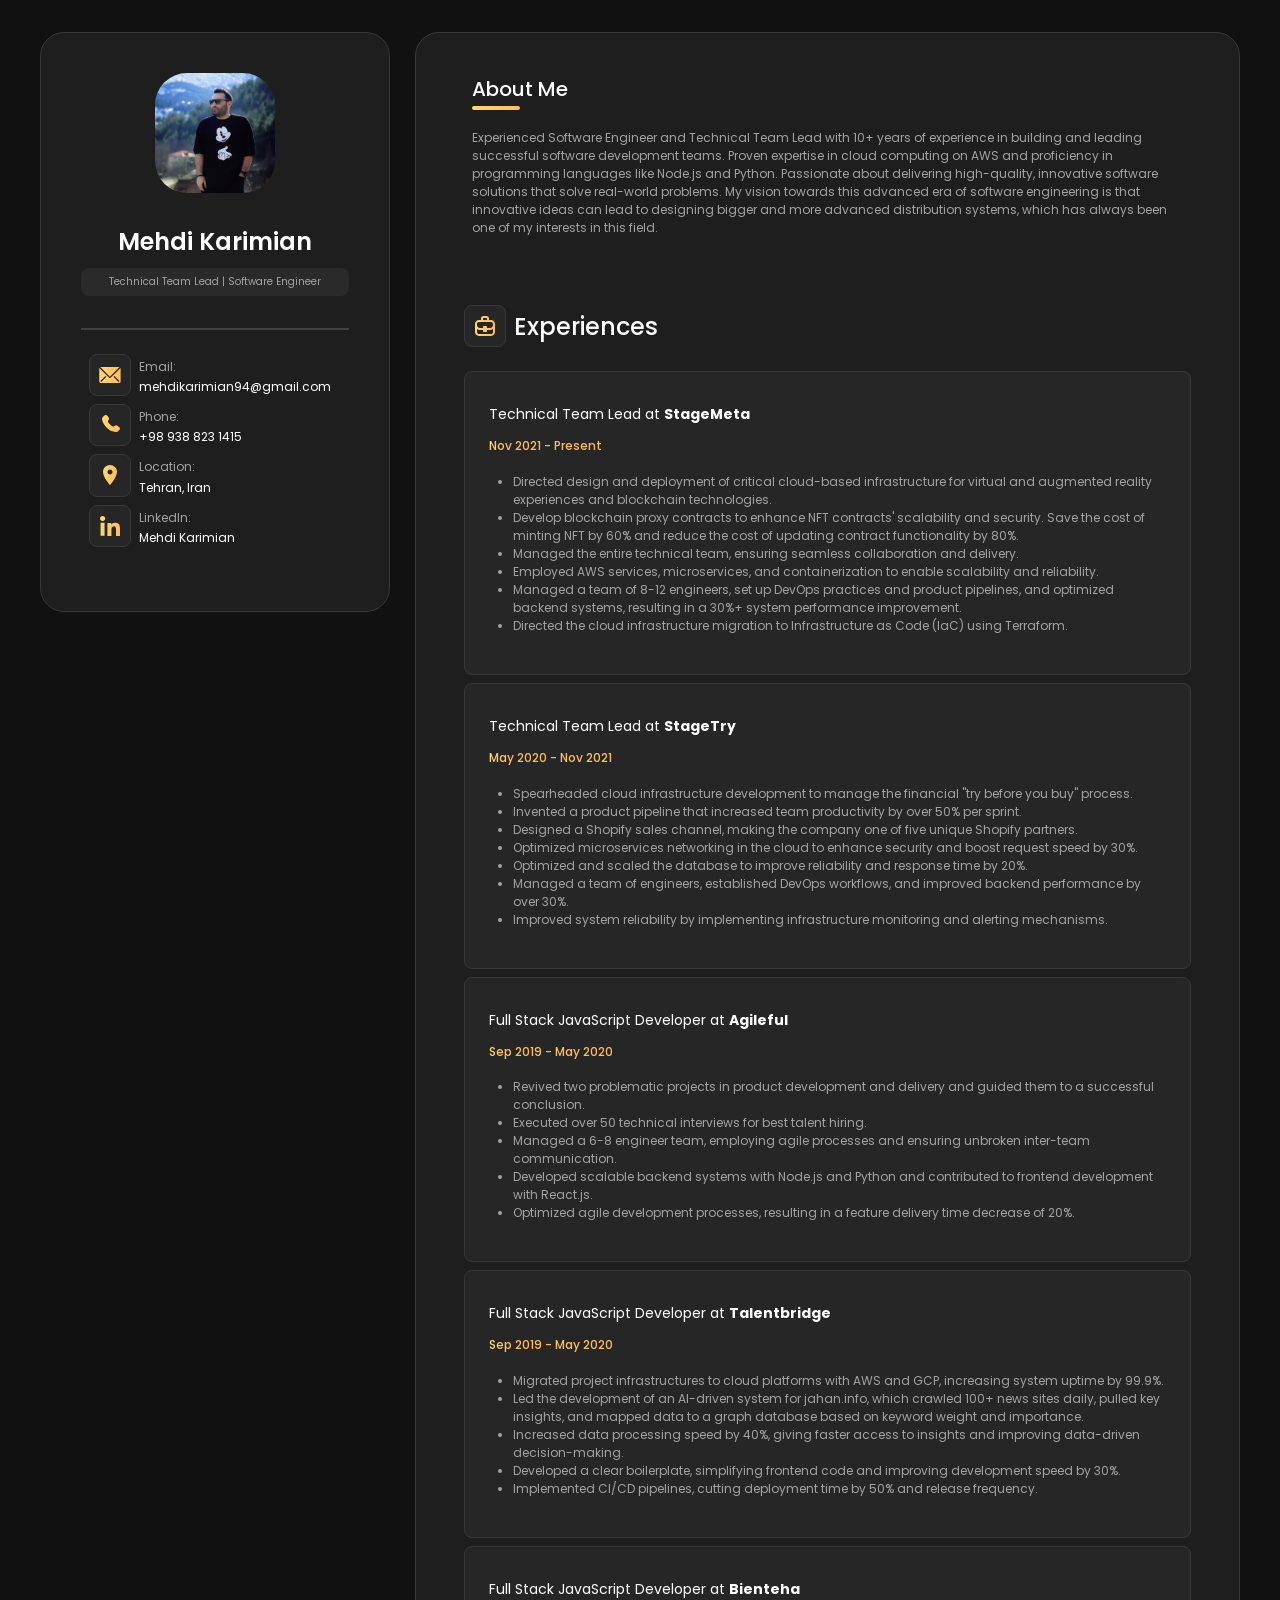
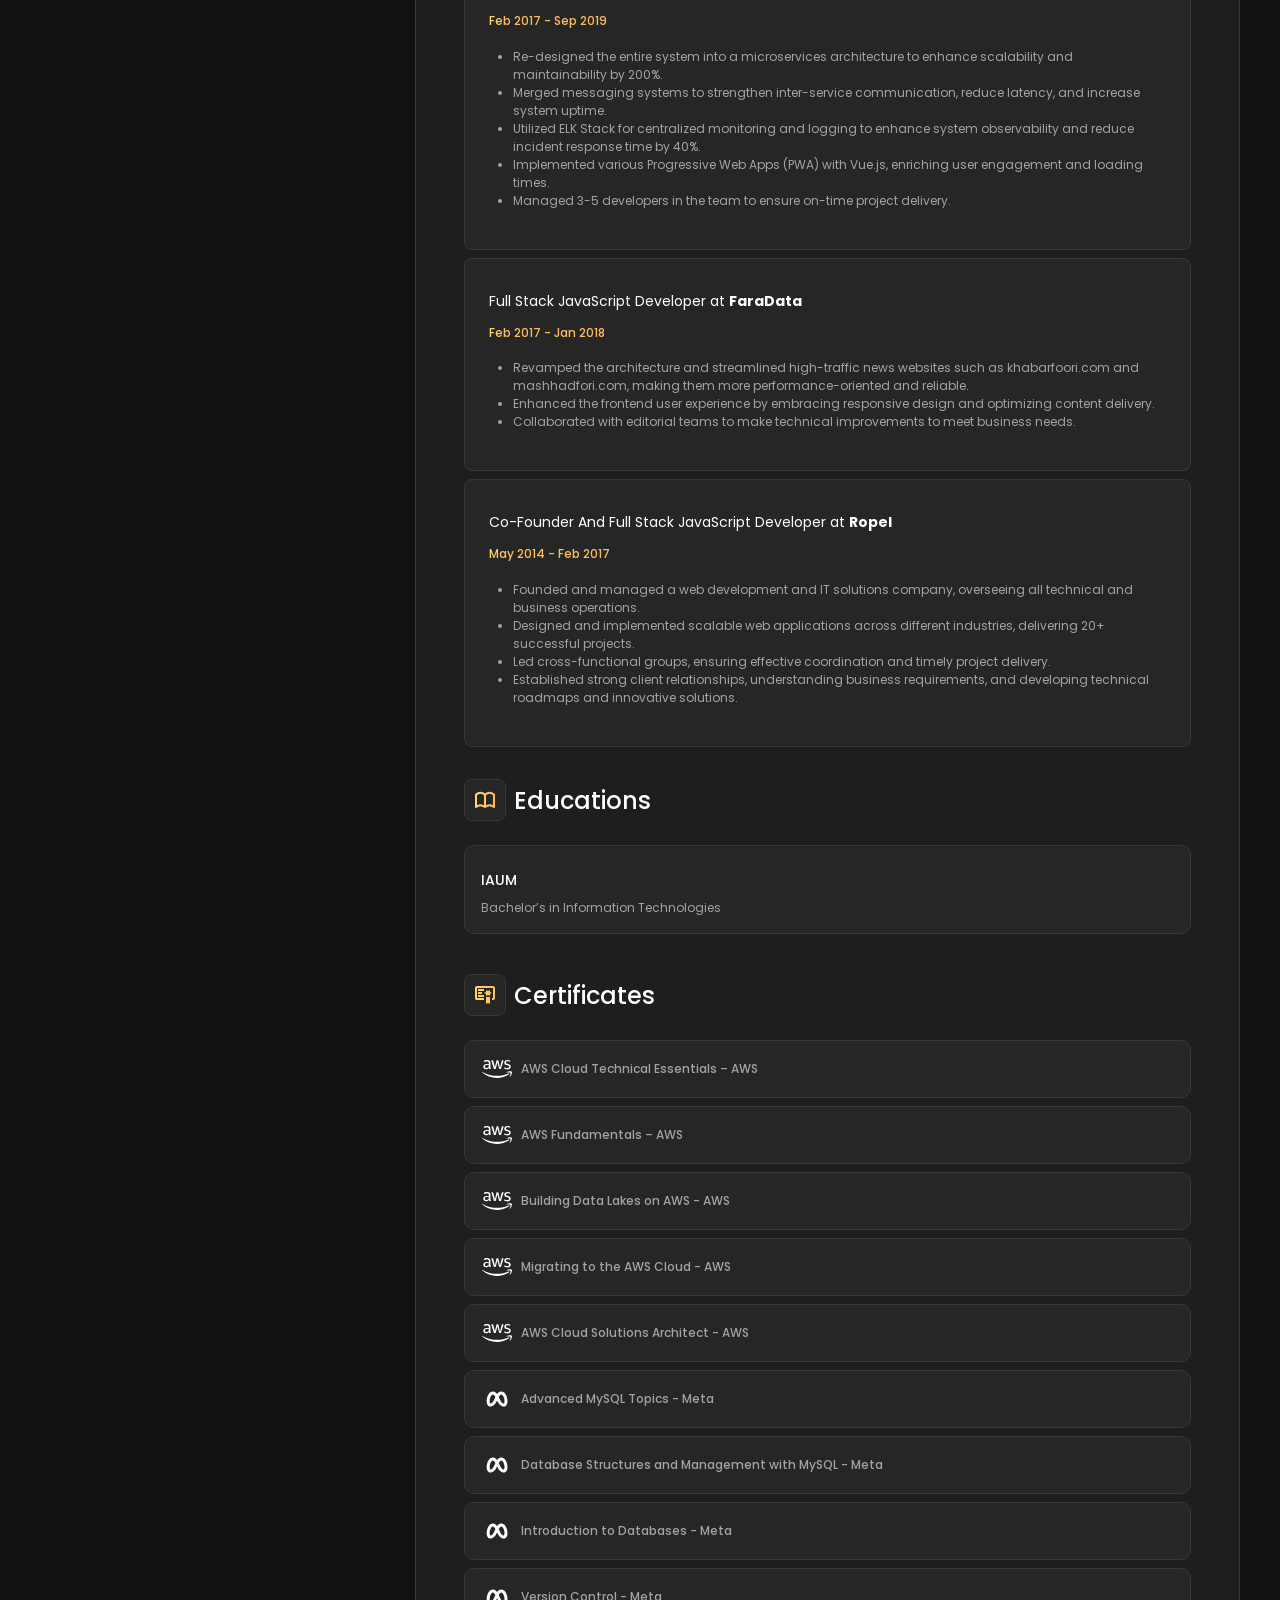
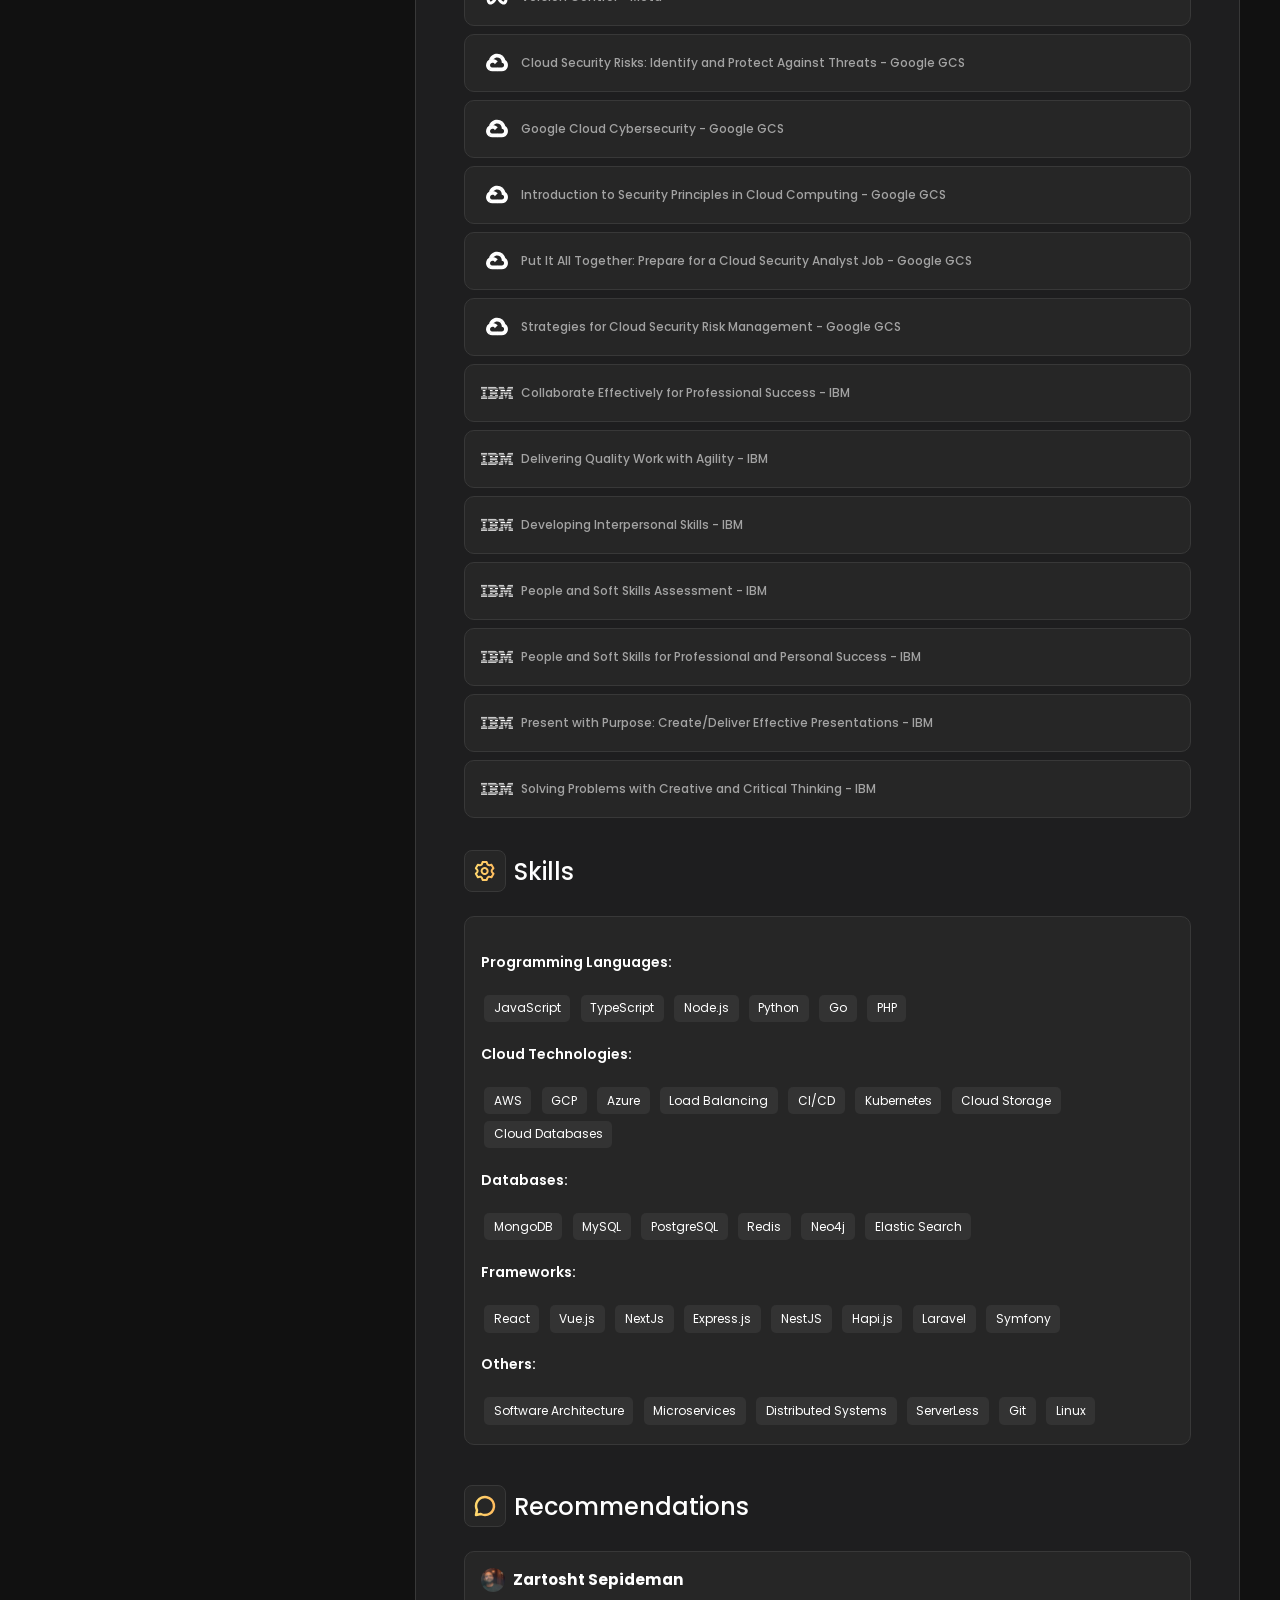
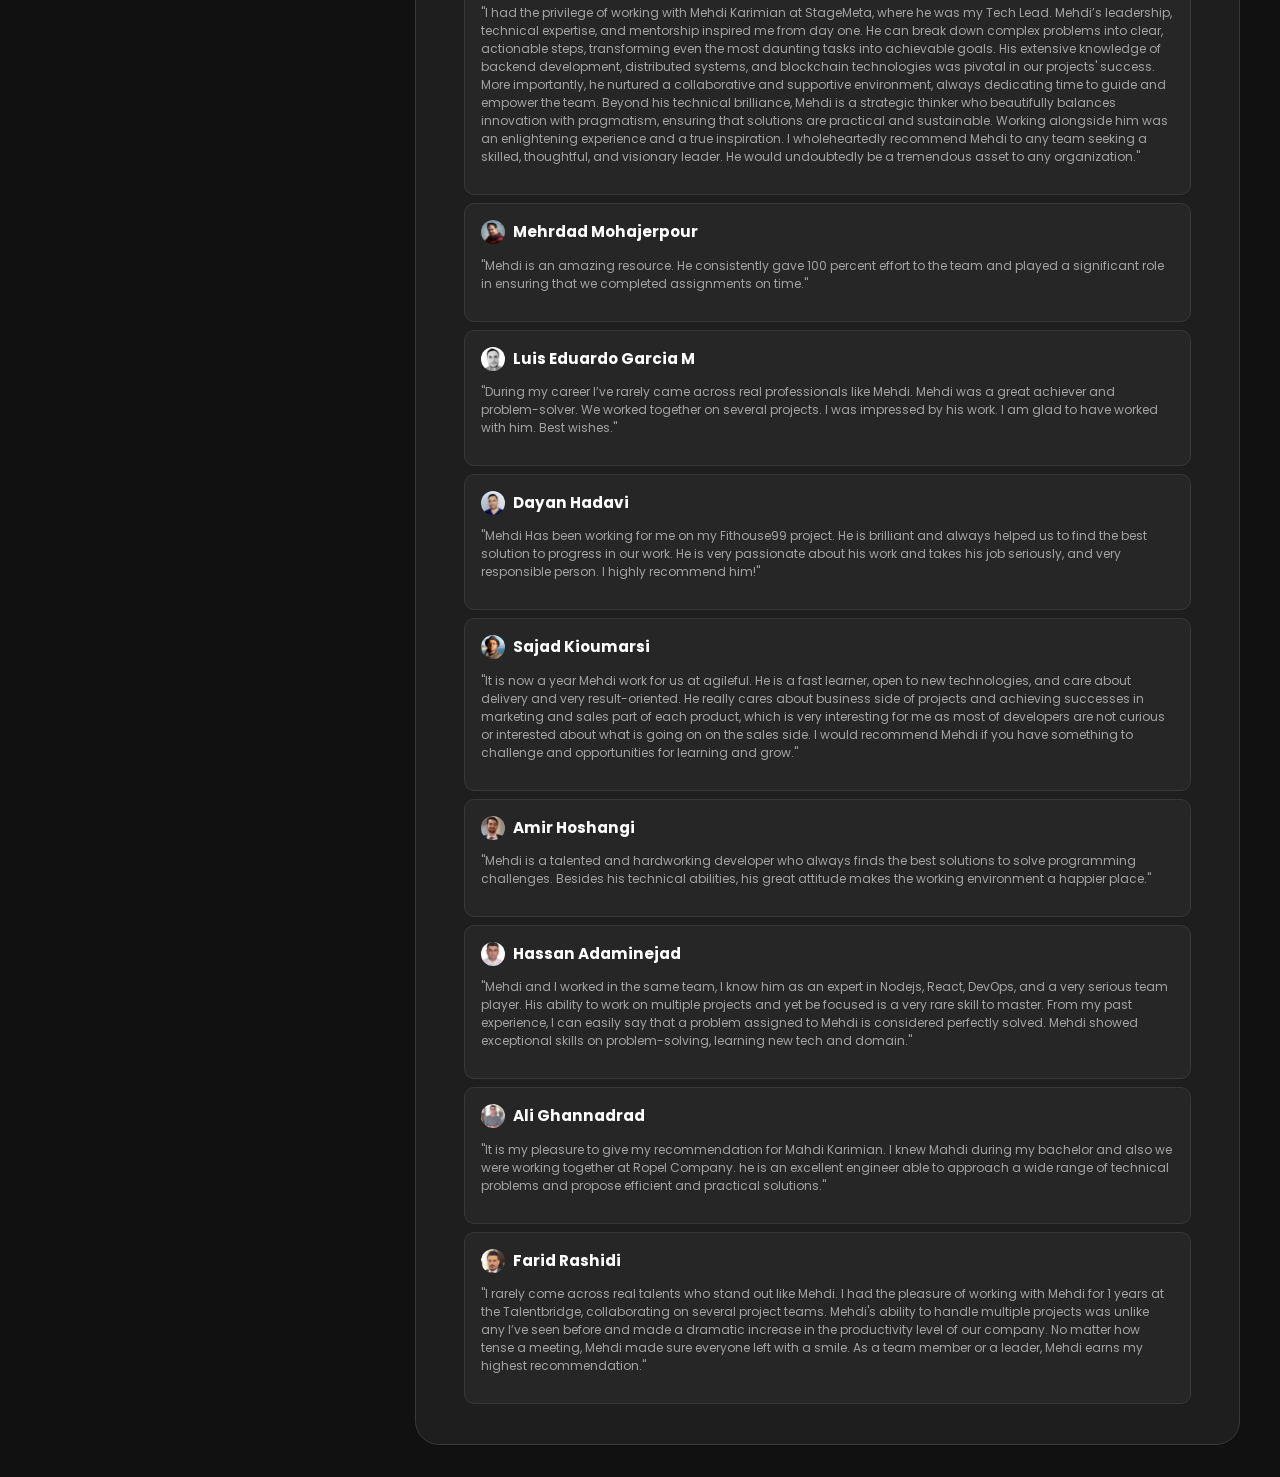
<file: index.html>
<!DOCTYPE html>
<html lang="en">
  <head>
    <meta charset="UTF-8" />
    <meta name="viewport" content="width=device-width" />
    <meta name="title" content="Mehdi Karimian" />
    <meta
      name="description"
      content="Mehdi Karimian | Technical Team Lead | Software Engineer | Experienced Software Engineer and Technical Team Lead with 10+ years
    of experience in building and leading successful software
    development teams"
    />
    <meta
      name="keywords"
      content="Mehdi Karimian, Technical Team Lead, Software Engineer"
    />
    <meta name="author" content="Mehdi Karimian" />
    <title>Mehdi Karimian – Portfolio</title>
    <link rel="stylesheet" href="styles.css" />
  </head>
  <body>
    <div class="container">
      <aside class="sidebar">
        <div class="fixed">
          <img
            src="images/profile.jpg"
            alt="Mehdi Karimian"
            class="profile-pic"
          />
          <h1>Mehdi Karimian</h1>
          <h2>Technical Team Lead | Software Engineer</h2>
          <section class="contact">
            <div class="contact-card">
              <div class="img-wrapper">
                <img src="images/email.svg" alt="email" />
              </div>
              <div class="contact-wrapper">
                <span>Email:</span>
                <p>
                  <a href="mailto:mehdikarimian94@gmail.com"
                    >mehdikarimian94@gmail.com</a
                  >
                </p>
              </div>
            </div>
            <div class="contact-card">
              <div class="img-wrapper">
                <img src="images/phone.svg" alt="phone" />
              </div>
              <div class="contact-wrapper">
                <span>Phone:</span>
                <p><a href="tel:+989388231415">+98 938 823 1415 </a></p>
              </div>
            </div>
            <div class="contact-card">
              <div class="img-wrapper">
                <img src="images/location.svg" alt="location" />
              </div>
              <div class="contact-wrapper">
                <span>Location:</span>
                <p>Tehran, Iran</p>
              </div>
            </div>
            <div class="contact-card">
              <div class="img-wrapper">
                <img src="images/linkdin.svg" alt="linkdin" />
              </div>
              <div class="contact-wrapper">
                <span>LinkedIn:</span>
                <p>
                  <a
                    href="https://www.linkedin.com/in/mehdi-karimian-1b0b4a1a8/"
                  >
                    Mehdi Karimian
                  </a>
                </p>
              </div>
            </div>
          </section>
        </div>
      </aside>

      <main>
        <section class="summary">
          <h3>About Me</h3>
          <img src="images/Rectangle 2.svg" class="line" />
          <p>
            Experienced Software Engineer and Technical Team Lead with 10+ years
            of experience in building and leading successful software
            development teams. Proven expertise in cloud computing on AWS and
            proficiency in programming languages like Node.js and Python.
            Passionate about delivering high-quality, innovative software
            solutions that solve real-world problems. My vision towards this
            advanced era of software engineering is that innovative ideas can
            lead to designing bigger and more advanced distribution systems,
            which has always been one of my interests in this field.
          </p>
        </section>
        <section class="experiences">
          <h3>
            <div class="icon-wrapper">
              <img src="images/fluent_briefcase-12-regular.svg" />
            </div>
            Experiences
          </h3>
          <div class="experience-card">
            <h4>Technical Team Lead at <strong>StageMeta</strong></h4>
            <span class="date">Nov 2021 - Present</span>
            <ul>
              <li>
                Directed design and deployment of critical cloud-based
                infrastructure for virtual and augmented reality experiences and
                blockchain technologies.
              </li>
              <li>
                Develop blockchain proxy contracts to enhance NFT contracts'
                scalability and security. Save the cost of minting NFT by 60%
                and reduce the cost of updating contract functionality by 80%.
              </li>
              <li>
                Managed the entire technical team, ensuring seamless
                collaboration and delivery.
              </li>
              <li>
                Employed AWS services, microservices, and containerization to
                enable scalability and reliability.
              </li>
              <li>
                Managed a team of 8-12 engineers, set up DevOps practices and
                product pipelines, and optimized backend systems, resulting in a
                30%+ system performance improvement.
              </li>
              <li>
                Directed the cloud infrastructure migration to Infrastructure as
                Code (IaC) using Terraform.
              </li>
            </ul>
          </div>
          <div class="experience-card">
            <h4>Technical Team Lead at <strong>StageTry</strong></h4>
            <span class="date">May 2020 - Nov 2021</span>
            <ul>
              <li>
                Spearheaded cloud infrastructure development to manage the
                financial "try before you buy" process.
              </li>
              <li>
                Invented a product pipeline that increased team productivity by
                over 50% per sprint.
              </li>
              <li>
                Designed a Shopify sales channel, making the company one of five
                unique Shopify partners.
              </li>
              <li>
                Optimized microservices networking in the cloud to enhance
                security and boost request speed by 30%.
              </li>
              <li>
                Optimized and scaled the database to improve reliability and
                response time by 20%.
              </li>
              <li>
                Managed a team of engineers, established DevOps workflows, and
                improved backend performance by over 30%.
              </li>
              <li>
                Improved system reliability by implementing infrastructure
                monitoring and alerting mechanisms.
              </li>
            </ul>
          </div>
          <div class="experience-card">
            <h4>
              Full Stack JavaScript Developer at <strong>Agileful</strong>
            </h4>
            <span class="date">Sep 2019 - May 2020</span>
            <ul>
              <li>
                Revived two problematic projects in product development and
                delivery and guided them to a successful conclusion.
              </li>
              <li>
                Executed over 50 technical interviews for best talent hiring.
              </li>
              <li>
                Managed a 6-8 engineer team, employing agile processes and
                ensuring unbroken inter-team communication.
              </li>
              <li>
                Developed scalable backend systems with Node.js and Python and
                contributed to frontend development with React.js.
              </li>
              <li>
                Optimized agile development processes, resulting in a feature
                delivery time decrease of 20%.
              </li>
            </ul>
          </div>
          <div class="experience-card">
            <h4>
              Full Stack JavaScript Developer at <strong>Talentbridge</strong>
            </h4>
            <span class="date">Sep 2019 - May 2020</span>
            <ul>
              <li>
                Migrated project infrastructures to cloud platforms with AWS and
                GCP, increasing system uptime by 99.9%.
              </li>
              <li>
                Led the development of an AI-driven system for jahan.info, which
                crawled 100+ news sites daily, pulled key insights, and mapped
                data to a graph database based on keyword weight and importance.
              </li>
              <li>
                Increased data processing speed by 40%, giving faster access to
                insights and improving data-driven decision-making.
              </li>
              <li>
                Developed a clear boilerplate, simplifying frontend code and
                improving development speed by 30%.
              </li>
              <li>
                Implemented CI/CD pipelines, cutting deployment time by 50% and
                release frequency.
              </li>
            </ul>
          </div>
          <div class="experience-card">
            <h4>
              Full Stack JavaScript Developer at <strong>Bienteha</strong>
            </h4>
            <span class="date">Feb 2017 - Sep 2019</span>
            <ul>
              <li>
                Re-designed the entire system into a microservices architecture
                to enhance scalability and maintainability by 200%.
              </li>
              <li>
                Merged messaging systems to strengthen inter-service
                communication, reduce latency, and increase system uptime.
              </li>
              <li>
                Utilized ELK Stack for centralized monitoring and logging to
                enhance system observability and reduce incident response time
                by 40%.
              </li>
              <li>
                Implemented various Progressive Web Apps (PWA) with Vue.js,
                enriching user engagement and loading times.
              </li>
              <li>
                Managed 3-5 developers in the team to ensure on-time project
                delivery.
              </li>
            </ul>
          </div>
          <div class="experience-card">
            <h4>
              Full Stack JavaScript Developer at <strong>FaraData</strong>
            </h4>
            <span class="date">Feb 2017 - Jan 2018</span>
            <ul>
              <li>
                Revamped the architecture and streamlined high-traffic news
                websites such as khabarfoori.com and mashhadfori.com, making
                them more performance-oriented and reliable.
              </li>
              <li>
                Enhanced the frontend user experience by embracing responsive
                design and optimizing content delivery.
              </li>
              <li>
                Collaborated with editorial teams to make technical improvements
                to meet business needs.
              </li>
            </ul>
          </div>
          <div class="experience-card">
            <h4>
              Co-Founder And Full Stack JavaScript Developer at
              <strong>Ropel</strong>
            </h4>
            <span class="date">May 2014 - Feb 2017</span>
            <ul>
              <li>
                Founded and managed a web development and IT solutions company,
                overseeing all technical and business operations.
              </li>
              <li>
                Designed and implemented scalable web applications across
                different industries, delivering 20+ successful projects.
              </li>
              <li>
                Led cross-functional groups, ensuring effective coordination and
                timely project delivery.
              </li>
              <li>
                Established strong client relationships, understanding business
                requirements, and developing technical roadmaps and innovative
                solutions.
              </li>
            </ul>
          </div>
        </section>

        <section class="educations">
          <h3>
            <div class="icon-wrapper">
              <img src="images/majesticons_book-open-line.svg" />
            </div>
            Educations
          </h3>
          <div class="educations-card">
            <h4>IAUM</h4>
            <p>Bachelor’s in Information Technologies</p>
          </div>
        </section>

        <section class="certificates">
          <h3>
            <div class="icon-wrapper">
              <img src="images/mdi_certificate-outline.svg" />
            </div>
            Certificates
          </h3>
          <ul>
            <li class="certificates-card">
              <img src="images/aws.svg" /><a
                href="certificates/Coursera 09Z30T3QL11M.pdf"
                >AWS Cloud Technical Essentials – AWS</a
              >
            </li>
            <li class="certificates-card">
              <img src="images/aws.svg" /><a
                href="certificates/Coursera CIQCFV7AMRJR.pdf"
                >AWS Fundamentals – AWS</a
              >
            </li>
            <li class="certificates-card">
              <img src="images/aws.svg" /><a
                href="certificates/Coursera TDGAMO2J889L.pdf"
                >Building Data Lakes on AWS - AWS</a
              >
            </li>
            <li class="certificates-card">
              <img src="images/aws.svg" /><a
                href="certificates/Coursera K7TWTF9P9IG5.pdf"
                >Migrating to the AWS Cloud - AWS</a
              >
            </li>
            <li class="certificates-card">
              <img src="images/aws.svg" /><a
                href="certificates/Coursera F5P8YBXS1Y29.pdf"
                >AWS Cloud Solutions Architect - AWS</a
              >
            </li>
            <li class="certificates-card">
              <img src="images/meta.svg" /><a
                href="certificates/Coursera X2REZMHTD3PL.pdf"
                >Advanced MySQL Topics - Meta</a
              >
            </li>
            <li class="certificates-card">
              <img src="images/meta.svg" /><a
                href="certificates/Coursera KUOHPNK61U7X.pdf"
                >Database Structures and Management with MySQL - Meta</a
              >
            </li>
            <li class="certificates-card">
              <img src="images/meta.svg" /><a
                href="certificates/Coursera CIJCN30WI7P8.pdf"
                >Introduction to Databases - Meta</a
              >
            </li>
            <li class="certificates-card">
              <img src="images/meta.svg" /><a
                href="certificates/Coursera CC17MNTJRT1U.pdf"
                >Version Control - Meta</a
              >
            </li>
            <li class="certificates-card">
              <img src="images/gcs.svg" /><a
                href="certificates/Coursera MDVH7SYGYMBP.pdf"
                >Cloud Security Risks: Identify and Protect Against Threats -
                Google GCS</a
              >
            </li>
            <li class="certificates-card">
              <img src="images/gcs.svg" /><a
                href="certificates/Coursera VNEJALKCZ0KL.pdf"
                >Google Cloud Cybersecurity - Google GCS</a
              >
            </li>
            <li class="certificates-card">
              <img src="images/gcs.svg" /><a
                href="certificates/Coursera S21UGSKRME1N.pdf"
                >Introduction to Security Principles in Cloud Computing - Google
                GCS</a
              >
            </li>
            <li class="certificates-card">
              <img src="images/gcs.svg" /><a
                href="certificates/Coursera LAEH9IMCHQJ2.pdf"
                >Put It All Together: Prepare for a Cloud Security Analyst Job -
                Google GCS</a
              >
            </li>
            <li class="certificates-card">
              <img src="images/gcs.svg" /><a
                href="certificates/Coursera SHL2DWUS9A2Z.pdf"
                >Strategies for Cloud Security Risk Management - Google GCS</a
              >
            </li>
            <li class="certificates-card">
              <img src="images/ibm.svg" /><a
                href="certificates/Coursera 9AUE9RX2PEDK.pdf"
                >Collaborate Effectively for Professional Success - IBM</a
              >
            </li>
            <li class="certificates-card">
              <img src="images/ibm.svg" /><a
                href="certificates/Coursera VXCGDV4GGDRI.pdf"
                >Delivering Quality Work with Agility - IBM</a
              >
            </li>
            <li class="certificates-card">
              <img src="images/ibm.svg" /><a
                href="certificates/Coursera 20PDNYVBOOAL.pdf"
                >Developing Interpersonal Skills - IBM</a
              >
            </li>
            <li class="certificates-card">
              <img src="images/ibm.svg" /><a
                href="certificates/Coursera 49W0VSHA1QA5.pdf"
                >People and Soft Skills Assessment - IBM</a
              >
            </li>
            <li class="certificates-card">
              <img src="images/ibm.svg" /><a
                href="certificates/Coursera VMMNTJGV6VDQ.pdf"
                >People and Soft Skills for Professional and Personal Success -
                IBM</a
              >
            </li>
            <li class="certificates-card">
              <img src="images/ibm.svg" /><a
                href="certificates/Coursera GTHMFHWNY1CW.pdf"
                >Present with Purpose: Create/Deliver Effective Presentations -
                IBM</a
              >
            </li>
            <li class="certificates-card">
              <img src="images/ibm.svg" /><a
                href="certificates/Coursera YQZA3QTFITTS.pdf"
                >Solving Problems with Creative and Critical Thinking - IBM</a
              >
            </li>
          </ul>
        </section>

        <section class="skills">
          <h3>
            <div class="icon-wrapper"><img src="images/uil_setting.svg" /></div>
            Skills
          </h3>
          <div class="skills-card">
            <div>
              <h4>Programming Languages:</h4>
              <span>JavaScript</span>
              <span>TypeScript</span>
              <span>Node.js</span>
              <span>Python</span>
              <span>Go</span>
              <span>PHP</span>
            </div>
            <div>
              <h4>Cloud Technologies:</h4>
              <span>AWS</span>
              <span>GCP</span>
              <span>Azure</span>
              <span>Load Balancing</span>
              <span>CI/CD</span>
              <span>Kubernetes</span>
              <span>Cloud Storage</span>
              <span>Cloud Databases</span>
            </div>
            <div>
              <h4>Databases:</h4>
              <span>MongoDB</span>
              <span>MySQL</span>
              <span>PostgreSQL</span>
              <span>Redis</span>
              <span>Neo4j</span>
              <span>Elastic Search</span>
            </div>
            <div>
              <h4>Frameworks:</h4>
              <span>React</span>
              <span>Vue.js</span>
              <span>NextJs</span>
              <span>Express.js</span>
              <span>NestJS</span>
              <span>Hapi.js</span>
              <span>Laravel</span>
              <span>Symfony</span>
            </div>
            <div>
              <h4>Others:</h4>
              <span>Software Architecture</span>
              <span>Microservices</span>
              <span>Distributed Systems</span>
              <span>ServerLess</span>
              <span>Git</span>
              <span>Linux</span>
            </div>
          </div>
        </section>

        <section class="recommendations">
          <h3>
            <div class="icon-wrapper">
              <img src="images/iconamoon_comment-bold.svg" />
            </div>
            Recommendations
          </h3>
          <div class="recommendation-card">
            <a href="https://www.linkedin.com/in/zartoshtsepideman">
              <img
                src="images/zartosht.jpg"
                alt="Zartosht Sepideman"
                class="profile-pic"
              />
              Zartosht Sepideman
            </a>
            <p>
              "I had the privilege of working with Mehdi Karimian at StageMeta,
              where he was my Tech Lead. Mehdi’s leadership, technical
              expertise, and mentorship inspired me from day one. He can break
              down complex problems into clear, actionable steps, transforming
              even the most daunting tasks into achievable goals. His extensive
              knowledge of backend development, distributed systems, and
              blockchain technologies was pivotal in our projects' success. More
              importantly, he nurtured a collaborative and supportive
              environment, always dedicating time to guide and empower the team.
              Beyond his technical brilliance, Mehdi is a strategic thinker who
              beautifully balances innovation with pragmatism, ensuring that
              solutions are practical and sustainable. Working alongside him was
              an enlightening experience and a true inspiration. I
              wholeheartedly recommend Mehdi to any team seeking a skilled,
              thoughtful, and visionary leader. He would undoubtedly be a
              tremendous asset to any organization."
            </p>
          </div>
          <div class="recommendation-card">
            <a href="https://www.linkedin.com/in/mehrdad-mohajerpour">
              <img
                src="images/mehrdad.jpg"
                alt="Mehrdad Mohajerpour"
                class="profile-pic"
              />
              Mehrdad Mohajerpour
            </a>
            <p>
              "Mehdi is an amazing resource. He consistently gave 100 percent
              effort to the team and played a significant role in ensuring that
              we completed assignments on time."
            </p>
          </div>
          <div class="recommendation-card">
            <a
              href="https://www.linkedin.com/in/luis-eduardo-garcia-m-85912738"
            >
              <img
                src="images/luis.jpg"
                alt="Luis Eduardo Garcia M"
                class="profile-pic"
              />
              Luis Eduardo Garcia M
            </a>
            <p>
              "During my career I’ve rarely came across real professionals like
              Mehdi. Mehdi was a great achiever and problem-solver. We worked
              together on several projects. I was impressed by his work. I am
              glad to have worked with him. Best wishes."
            </p>
          </div>
          <div class="recommendation-card">
            <a href="https://www.linkedin.com/in/dayan-hadavi-812594140">
              <img
                src="images/dayan.jpg"
                alt="Dayan Hadavi"
                class="profile-pic"
              />
              Dayan Hadavi
            </a>
            <p>
              "Mehdi Has been working for me on my Fithouse99 project. He is
              brilliant and always helped us to find the best solution to
              progress in our work. He is very passionate about his work and
              takes his job seriously, and very responsible person. I highly
              recommend him!"
            </p>
          </div>
          <div class="recommendation-card">
            <a href="hhttps://www.linkedin.com/in/sajad-kioumarsi">
              <img
                src="images/sajad.jpg"
                alt="Sajad Kioumarsi"
                class="profile-pic"
              />
              Sajad Kioumarsi
            </a>
            <p>
              "It is now a year Mehdi work for us at agileful. He is a fast
              learner, open to new technologies, and care about delivery and
              very result-oriented. He really cares about business side of
              projects and achieving successes in marketing and sales part of
              each product, which is very interesting for me as most of
              developers are not curious or interested about what is going on on
              the sales side. I would recommend Mehdi if you have something to
              challenge and opportunities for learning and grow."
            </p>
          </div>
          <div class="recommendation-card">
            <a href="https://www.linkedin.com/in/amirhooshangi">
              <img
                src="images/amir.jpg"
                alt="Amir Hoshangi"
                class="profile-pic"
              />
              Amir Hoshangi</a
            >
            <p>
              "Mehdi is a talented and hardworking developer who always finds
              the best solutions to solve programming challenges. Besides his
              technical abilities, his great attitude makes the working
              environment a happier place."
            </p>
          </div>
          <div class="recommendation-card">
            <a href="https://www.linkedin.com/in/hassan-adaminejad/">
              <img
                src="images/hassan.jpg"
                alt="Hassan Adaminejad"
                class="profile-pic"
              />
              Hassan Adaminejad</a
            >
            <p>
              "Mehdi and I worked in the same team, I know him as an expert in
              Nodejs, React, DevOps, and a very serious team player. His ability
              to work on multiple projects and yet be focused is a very rare
              skill to master. From my past experience, I can easily say that a
              problem assigned to Mehdi is considered perfectly solved. Mehdi
              showed exceptional skills on problem-solving, learning new tech
              and domain."
            </p>
          </div>
          <div class="recommendation-card">
            <a href="https://www.linkedin.com/in/ali-ghannadrad-478a5185/">
              <img
                src="images/ali.jpg"
                alt="Ali Ghannadrad"
                class="profile-pic"
              />
              Ali Ghannadrad
            </a>
            <p>
              "It is my pleasure to give my recommendation for Mahdi Karimian. I
              knew Mahdi during my bachelor and also we were working together at
              Ropel Company. he is an excellent engineer able to approach a wide
              range of technical problems and propose efficient and practical
              solutions."
            </p>
          </div>
          <div class="recommendation-card">
            <a href="https://www.linkedin.com/in/farid-rashidi-5a71b3152/">
              <img
                src="images/farid.jpg"
                alt="Farid Rashidi"
                class="profile-pic"
              />
              Farid Rashidi
            </a>
            <p>
              "I rarely come across real talents who stand out like Mehdi. I had
              the pleasure of working with Mehdi for 1 years at the
              Talentbridge, collaborating on several project teams. Mehdi's
              ability to handle multiple projects was unlike any I’ve seen
              before and made a dramatic increase in the productivity level of
              our company. No matter how tense a meeting, Mehdi made sure
              everyone left with a smile. As a team member or a leader, Mehdi
              earns my highest recommendation."
            </p>
          </div>
        </section>
      </main>
    </div>
    <!-- Google tag (gtag.js) -->
    <script
      async
      src="https://www.googletagmanager.com/gtag/js?id=G-SSHQ21QF89"
    ></script>
    <script>
      window.dataLayer = window.dataLayer || [];
      function gtag() {
        dataLayer.push(arguments);
      }
      gtag("js", new Date());

      gtag("config", "G-SSHQ21QF89");
    </script>
  </body>
</html>
</file>
<file: styles.css>
@import url('https://fonts.googleapis.com/css2?family=Poppins:ital,wght@0,100;0,200;0,300;0,400;0,500;0,600;0,700;0,800;0,900;1,100;1,200;1,300;1,400;1,500;1,600;1,700;1,800;1,900&family=Wittgenstein:ital,wght@0,400..900;1,400..900&display=swap');
body {
    margin: 0;
    font-family: Poppins, Tahoma, Geneva, Verdana, sans-serif;
    background-color: #111;
    color: #ffffff;
    line-height: 1.6;
    font-size: 0.95rem;
  }

  a {
    color: #ffffff;
    text-decoration: none;
    text-style: none;
    font-weight: bold;
    }
  
  .container {
    display: flex;
    max-width: 1200px;
    margin: auto;
    padding: 2rem;
  }
  
  .sidebar {
    width: 350px;
    position: fixed;
    padding: 0rem;
    border-radius: 10px;
    margin-right: 2rem;
    text-align: center;
  }

  .sidebar .fixed {
    padding: 2.5rem;
    border-radius: 1.5rem;
    border: 1px solid #383838;
    background: #1E1E1F;
  }
  
  .profile-pic {
    width: 120px;
    height: 120px;
    border-radius: 2rem;
    object-fit: cover;
    margin-bottom: 1rem;
  }
  
  .sidebar h1 {
    color: #FFF;
    font-family: Poppins;
    font-size: 1.5rem;
    font-style: normal;
    font-weight: 600;
    line-height: normal;
    margin: 0.5rem;
  }
  
  .sidebar h2 {
    display: flex;
    padding: 0.375rem 1rem;
    justify-content: center;
    align-items: center;
    gap: 0.625rem;
    border-radius: 0.5rem;
    background: #2A2A2A;
    color: #A3A3A3;
    font-size: 0.625rem;
    font-style: normal;
    font-weight: 400;
    line-height: normal;
    margin-bottom: 2rem;
  }

  .sidebar .contact  {
    border-top: #404040 solid 2px;
    padding: 1rem 0.5rem;
  }

  .sidebar .contact .contact-card {
    display: flex;
    margin: 0.5rem 0rem;
  }

  .sidebar .contact .contact-card .img-wrapper {
    display: flex;
    padding: 0.5rem;
    align-items: center;
    gap: 0.625rem;
    border-radius: 0.5rem;
    border: 1px solid #383838;
    background: #262626;
  }

  .sidebar .contact .contact-card img {
    width: 1.5rem;
    height: 1.5rem;
    aspect-ratio: 1/1;
  }

  .sidebar .contact .contact-card a {
    font-weight: normal;
  }

  .sidebar .contact .contact-card .contact-wrapper {
    flex:2;
    text-align: left;
    padding: 0rem 0.5rem;
  }

  .sidebar .contact p {
    color: #FFF;
    font-size: 0.75rem;
    font-style: normal;
    font-weight: 400;
    line-height: normal;
    margin: 0px
  }

  .sidebar .contact span {
    color: #A3A3A3;
    font-size: 0.75rem;
    font-style: normal;
    font-weight: 400;
    line-height: normal;
  }

  .experiences h3, .educations h3, .certificates h3, .skills h3, .recommendations h3  {
    display: flex;
    margin: 1.5rem 0rem;
    align-items: center;
  }

  .experiences .icon-wrapper, .educations .icon-wrapper, .certificates .icon-wrapper, .skills .icon-wrapper, .recommendations .icon-wrapper  {
    border-radius: 0.5rem;
    border: 1px solid #383838;
    display: flex;
    padding: 0.5rem;
    align-items: center;
    gap: 0.625rem;
    background: #262626;
    margin-right: 0.5rem;
  }

  main {
    margin-left: 375px;
    border-radius: 1.5rem;
    border: 1px solid #383838;
    background: #1E1E1F;
    display: flex;
    padding: 2rem 3rem;
    flex-direction: column;
    flex: 1 0 0;
  }
  
  h3 {
    color: #FFF;
    font-family: Poppins;
    font-size: 1.5rem;
    font-style: normal;
    font-weight: 500;
    line-height: normal;
  }

  .summary {
    justify-content: space-between;
    align-items: center;
    margin-bottom: 2rem;
    padding: 0rem 0.5rem;
  }

  .summary h3 {
    color: #FFF;
    margin-bottom: 0px;
    font-family: Poppins;
    font-size: 1.25rem;
    font-style: normal;
    font-weight: 500;
    line-height: 0.5rem;
  }

  .summary p {
    color: #A3A3A3;
    font-family: Poppins;
    font-size: 0.75rem;
    font-style: normal;
    font-weight: 400;
    line-height: normal;
  }
  
  .experience-card {
    padding: 1.5rem;
    border-radius: 10px;
    margin-bottom: 0.5rem;
    border-radius: 0.5rem;
    border: 1px solid #383838;
    background: #262626;
  }
  .experiences div:nth-of-type(1) {
    margin-top: 0px !important;
  }
  
  .experience-card h4 {
    color: #FFF;
    font-size: 0.875rem;
    font-style: normal;
    font-weight: 400;
    line-height: normal;
    margin: 0.5rem 0rem;
  }

  .experience-card img {
    width: 20px;
    height: 20px;
    object-fit: cover;
    margin: 0px 8px 0px 0px;
  }

  .experience-card .date {
    font-size: 0.75rem;
    font-style: normal;
    font-weight: 500;
    line-height: normal;
    background: linear-gradient(90deg, #FFD86E 0%, #FFBC5E 15.4%);
    background-clip: text;
    -webkit-background-clip: text;
    -webkit-text-fill-color: transparent;
  }
  
  .experience-card ul {
    list-style-type: disc;
    padding-left: 1.5rem;
  }
  .experience-card ul li {
    color: #A3A3A3;
    font-size: 0.75rem;
    font-style: normal;
    font-weight: 400;
    line-height: normal;
  }

  .educations .educations-card {
    background-color: #1c1c1c;
    padding: 1rem;
    border-radius: 10px;
    margin-bottom: 1rem;
    border: 1px solid #383838;
    background: #262626;
  }

  .educations h4 {
    color: #FFF;
    font-size: 0.875rem;
    font-style: normal;
    font-weight: 500;
    line-height: normal;
    margin: 0.5rem 0rem;
  }

  .educations p {
    color: #A3A3A3;
    font-size: 0.75rem;
    font-style: normal;
    font-weight: 400;
    line-height: normal;
    margin: 0;
  }

  .certificates ul {
    margin: 0rem;
    padding: 0px;
  }

  .certificates li {  
    list-style: none;
    line-height: 1.5rem;
    display: flex;
    margin-bottom: 0.5rem;
    align-items: center;
    border: 1px solid #383838;
    background: #262626;
  }

  .certificates li img {
    width: 2rem;
    height: 1.5rem;
    object-fit: contain;
    margin: 0px 8px 0px 0px;
  }

  .certificates li a {
    color: #A3A3A3;
    font-style: normal;
    font-weight: 500;
    font-size: 0.75rem;
  }

  .certificates li span {
    color: #FFF;
  }

  .certificates-card {
    background-color: #1c1c1c;
    padding: 1rem;
    border-radius: 10px;
    margin-bottom: 1rem;
  }

  .skills .skills-card {
    background-color: #1c1c1c;
    padding: 1rem;
    border-radius: 10px;
    margin-bottom: 1rem;
    border: 1px solid #383838;
    background: #262626;
  }

  .skills .skills-card h4 {
    color: #FFF;
    font-size: 0.875rem;
    font-style: normal;
    font-weight: 600;
    line-height: normal;
  }
  
  .skills span {
    background: #333;
    padding: 0.3rem 0.6rem;
    margin: 0.2rem;
    display: inline-block;
    border-radius: 5px;
    color: #FFF;
    font-family: Poppins;
    font-size: 0.75rem;
    font-style: normal;
    font-weight: 400;
    line-height: normal;
  }
  
  .recommendation-card {
    background: #1e1e1e;
    padding: 1rem;
    border-radius: 10px;
    margin-bottom: 0.5rem;
    border: 1px solid #383838;
    background: #262626;
  }

  .recommendation-card h4 {
    color: #FFF;
    font-family: Poppins;
    font-size: 0.875rem;
    font-style: normal;
    font-weight: 600;
    line-height: normal;
  }

  .recommendation-card a {
    display: flex;
  }

  .recommendation-card img {
    width: 24px;
    height: 24px;
    border-radius: 50%;
    object-fit: cover;
    margin: 0px 8px 0px 0px;
  }

  .recommendation-card p {
    overflow: hidden;
    color: #A3A3A3;
    text-overflow: ellipsis;
    font-size: 0.75rem;
    font-style: normal;
    font-weight: 400;
    line-height: normal;
  }

  .linkedin a, .certificates a {
    font-weight: normal;
  }
  

  @media screen and (max-width: 768px) {
    .container {
      flex-direction: column;
      padding: 1rem;
    }
  
    .sidebar {
      width: 100%;
      position: relative;
      margin-right: 0;
      margin: 0px;
      margin-bottom: 1rem;
    }
    .sidebar .fixed {
      padding: 1.25rem;
    }
  
    main {
      margin-left: 0;
      padding: 1.25rem;
    }
  
    .summary {
      flex-direction: column;
    }
  
    .summary h3 {
      margin-bottom: 0.5rem;
    }
  }
</file>
